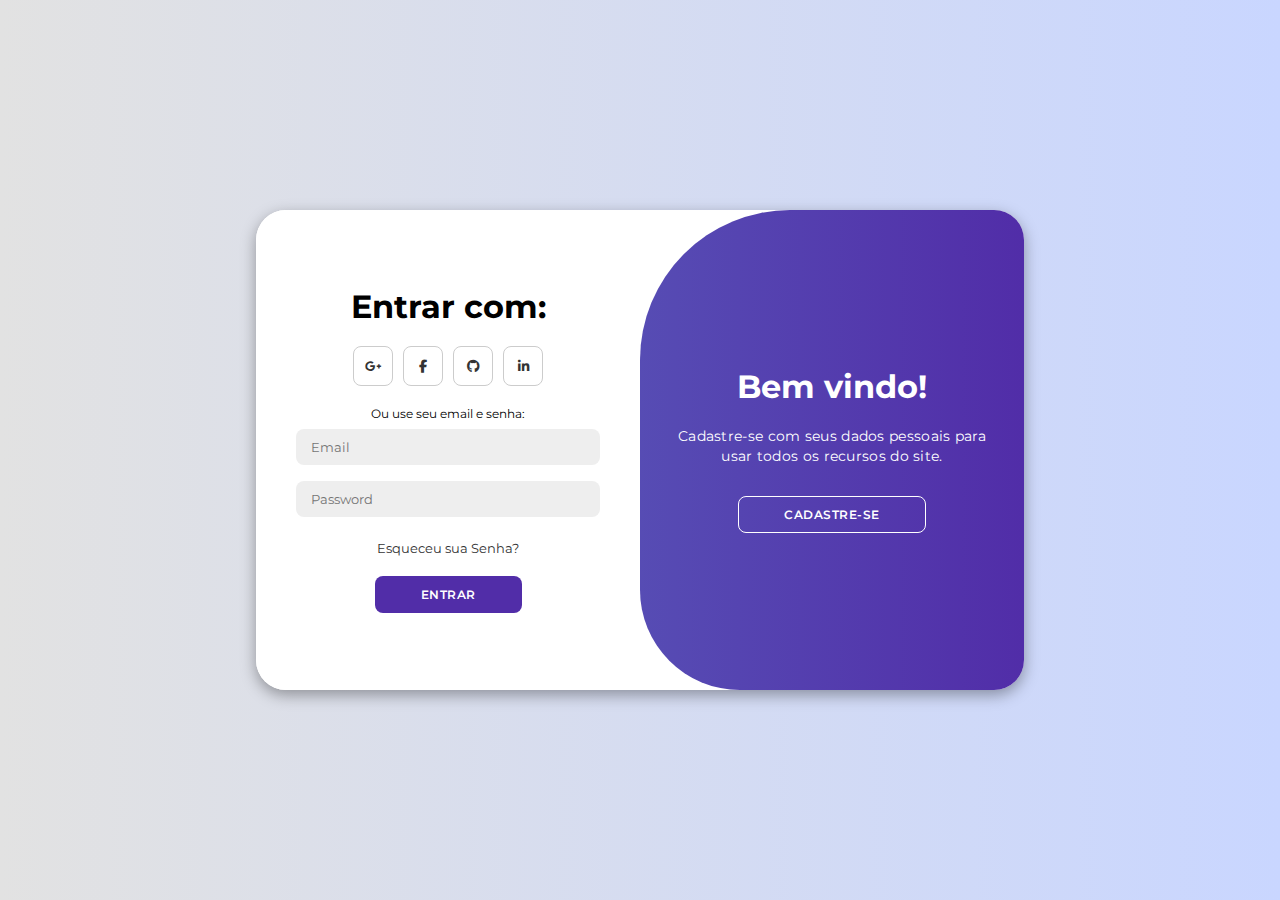
<file: index.html>
<!DOCTYPE html>
<html lang="en">
<head>
    <meta charset="UTF-8">
    <meta name="viewport" content="width=device-width, initial-scale=1.0">
    <link rel="stylesheet" href="style.css">
    <link rel="stylesheet" href="https://cdnjs.cloudflare.com/ajax/libs/font-awesome/6.6.0/css/all.min.css">
    <title>Login Page</title>
</head>
<body>

    <div class="container" id="container">
        <div class="form-container sign-up">
            <form>
                <h1>Criar Conta</h1>
                <div class="social-icons">
                    <a href="#" class="icon"><i class="fa-brands 
                    fa-google-plus-g"></i></a>
                    <a href="#" class="icon"><i class="fa-brands 
                    fa-facebook-f"></i></a>
                    <a href="#" class="icon"><i class="fa-brands 
                    fa-github"></i></a>
                    <a href="#" class="icon"><i class="fa-brands 
                    fa-linkedin-in"></i></a>
                </div>
                <span>Ou use seu email:</span>
                <input type="text" placeholder="Name">
                <input type="email" placeholder="Email">
                <input type="password" placeholder="Password">
                <button>Criar Conta</button>
            </form>
        </div>

        <div class="form-container sign-in">
            <form>
                <h1>Entrar com:</h1>
                <div class="social-icons">
                    <a href="#" class="icon"><i class="fa-brands 
                    fa-google-plus-g"></i></a>
                    <a href="#" class="icon"><i class="fa-brands 
                    fa-facebook-f"></i></a>
                    <a href="#" class="icon"><i class="fa-brands 
                    fa-github"></i></a>
                    <a href="#" class="icon"><i class="fa-brands 
                    fa-linkedin-in"></i></a>
                </div>
                <span>Ou use seu email e senha:</span>
                <input type="email" placeholder="Email">
                <input type="password" placeholder="Password">
                <a href="#">Esqueceu sua Senha?</a>
                <button>Entrar</button>
            </form>
        </div>
        <div class="toggle-container">
            <div class="toggle">
                <div class="toggle-panel toggle-left">
                    <h1>Bem vindo de volta!</h1>
                    <p>Já tem uma conta? Entrar agora.</p>
                    <button class="hidden" id="login">Entrar</button>
                </div>
                 <div class="toggle-panel toggle-right">
                    <h1>Bem vindo!</h1>
                    <p>Cadastre-se com seus dados pessoais
                       para usar todos os recursos do site.</p>
                    <button class="hidden" id="register">Cadastre-se</button>
                </div>
            </div>
        </div>
    </div>

<script src="script.js"></script>
</body>
</html>
</file>
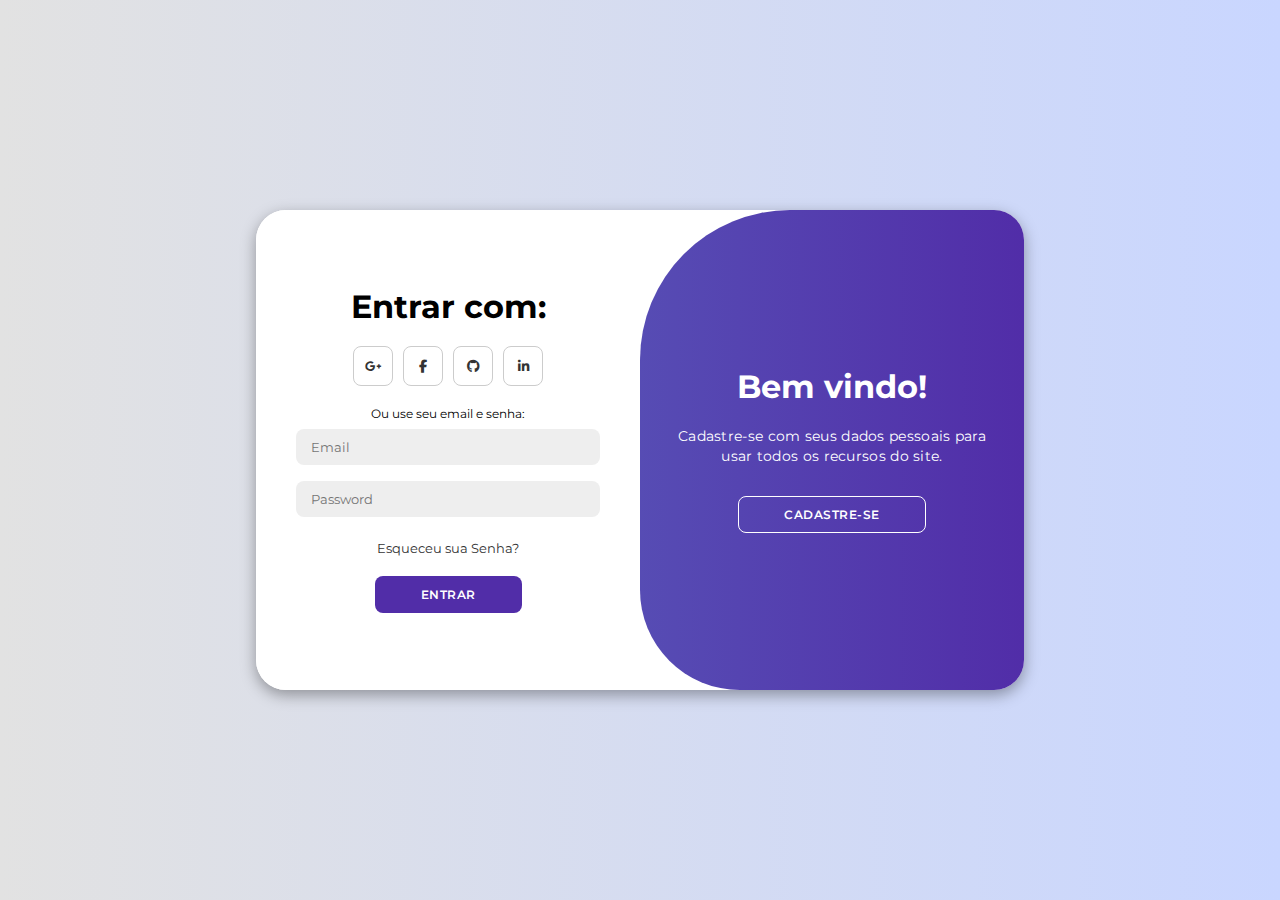
<file: views/index.html>
<!DOCTYPE html>
<html lang="en">
<head>
    <meta charset="UTF-8">
    <meta name="viewport" content="width=device-width, initial-scale=1.0">
    <link rel="stylesheet" href="style.css">
    <link rel="stylesheet" href="https://cdnjs.cloudflare.com/ajax/libs/font-awesome/6.6.0/css/all.min.css">
    <title>Login Page</title>
</head>
<body>

    <div class="container" id="container">
        <div class="form-container sign-up">
            <form>
                <h1>Criar Conta</h1>
                <div class="social-icons">
                    <a href="#" class="icon"><i class="fa-brands 
                    fa-google-plus-g"></i></a>
                    <a href="#" class="icon"><i class="fa-brands 
                    fa-facebook-f"></i></a>
                    <a href="#" class="icon"><i class="fa-brands 
                    fa-github"></i></a>
                    <a href="#" class="icon"><i class="fa-brands 
                    fa-linkedin-in"></i></a>
                </div>
                <span>Ou use seu email:</span>
                <input type="text" placeholder="Name">
                <input type="email" placeholder="Email">
                <input type="password" placeholder="Password">
                <button>Criar Conta</button>
            </form>
        </div>

        <div class="form-container sign-in">
            <form>
                <h1>Entrar com:</h1>
                <div class="social-icons">
                    <a href="#" class="icon"><i class="fa-brands 
                    fa-google-plus-g"></i></a>
                    <a href="#" class="icon"><i class="fa-brands 
                    fa-facebook-f"></i></a>
                    <a href="#" class="icon"><i class="fa-brands 
                    fa-github"></i></a>
                    <a href="#" class="icon"><i class="fa-brands 
                    fa-linkedin-in"></i></a>
                </div>
                <span>Ou use seu email e senha:</span>
                <input type="email" placeholder="Email">
                <input type="password" placeholder="Password">
                <a href="#">Esqueceu sua Senha?</a>
                <button type="button" onclick="window.location.href='/home'">Entrar</button>
            </form>
        </div>
        <div class="toggle-container">
            <div class="toggle">
                <div class="toggle-panel toggle-left">
                    <h1>Bem vindo de volta!</h1>
                    <p>Já tem uma conta? Entrar agora.</p>
                    <button type="button" onclick="window.location.href='/home'">Entrar</button>

                </div>
                 <div class="toggle-panel toggle-right">
                    <h1>Bem vindo!</h1>
                    <p>Cadastre-se com seus dados pessoais
                       para usar todos os recursos do site.</p>
                    <button class="hidden" id="register">Cadastre-se</button>
                </div>
            </div>
        </div>
    </div>

<script src="script.js"></script>
</body>
</html>
</file>
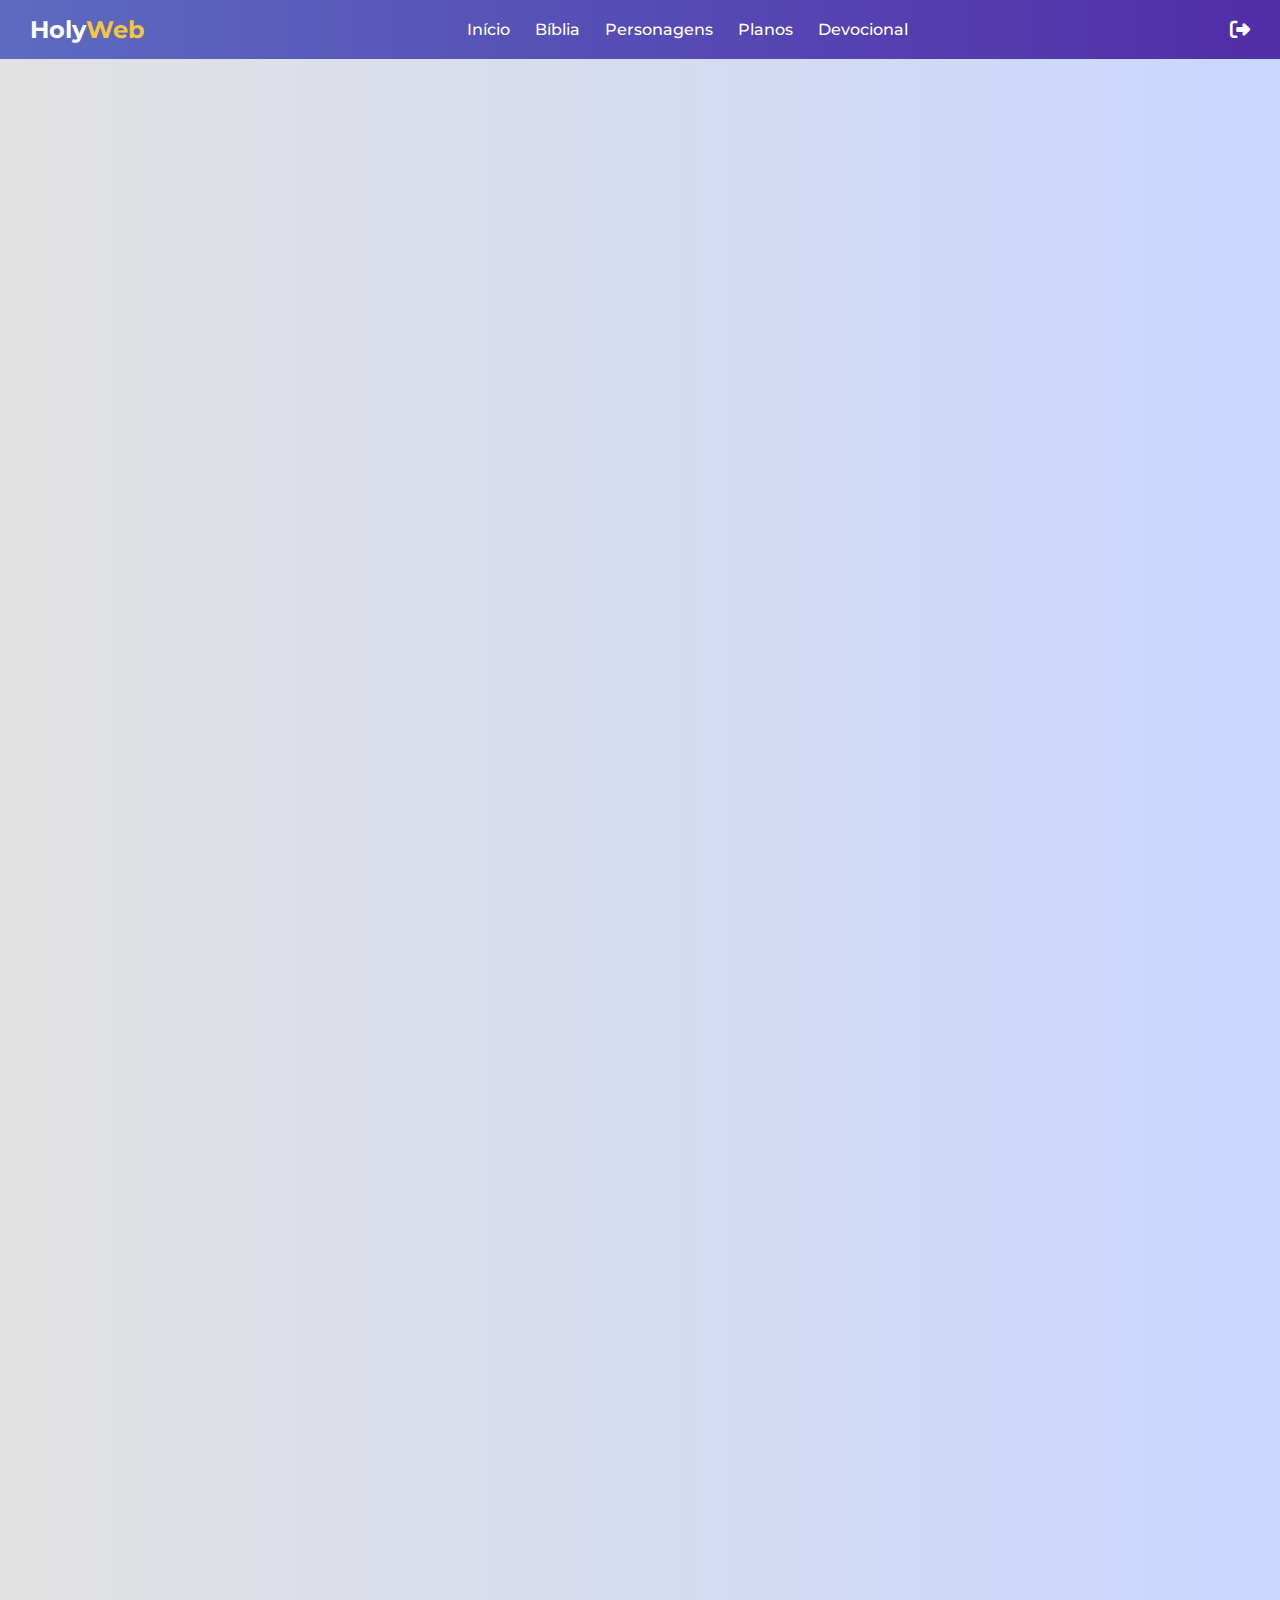
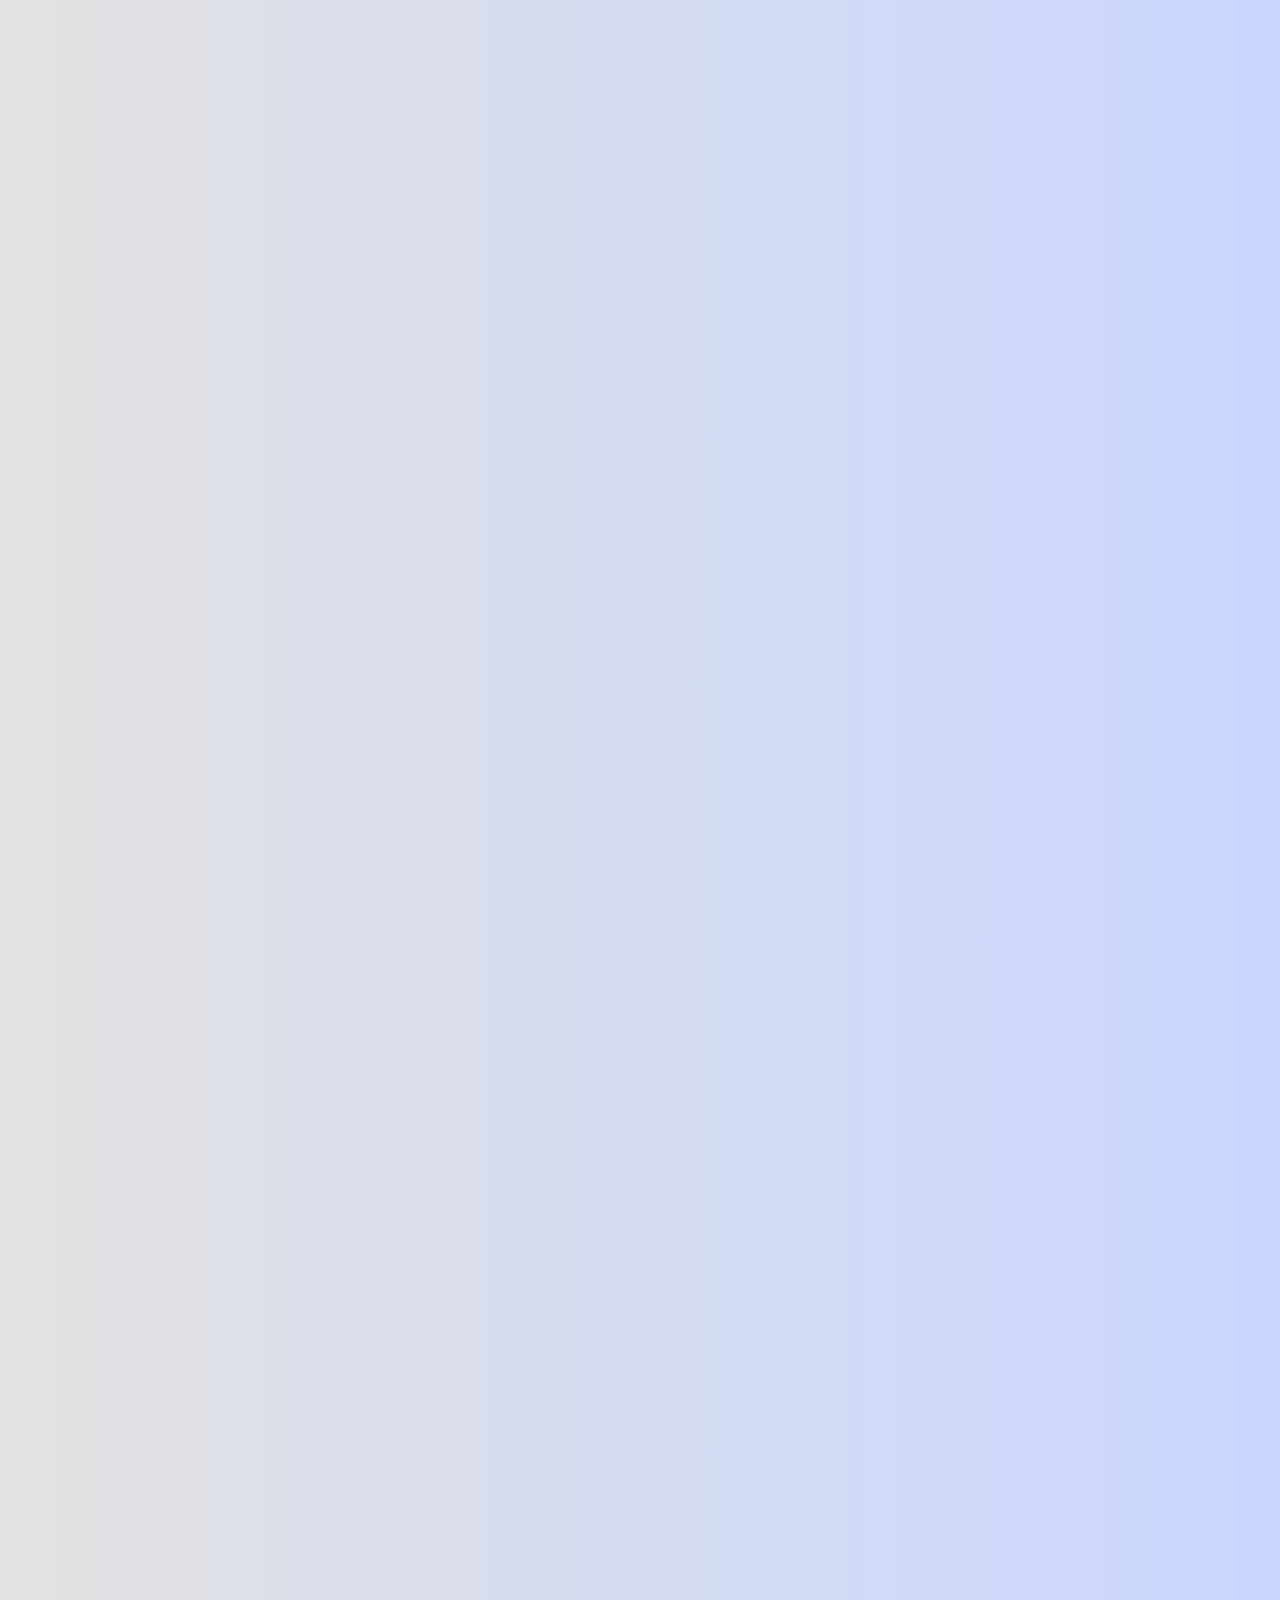
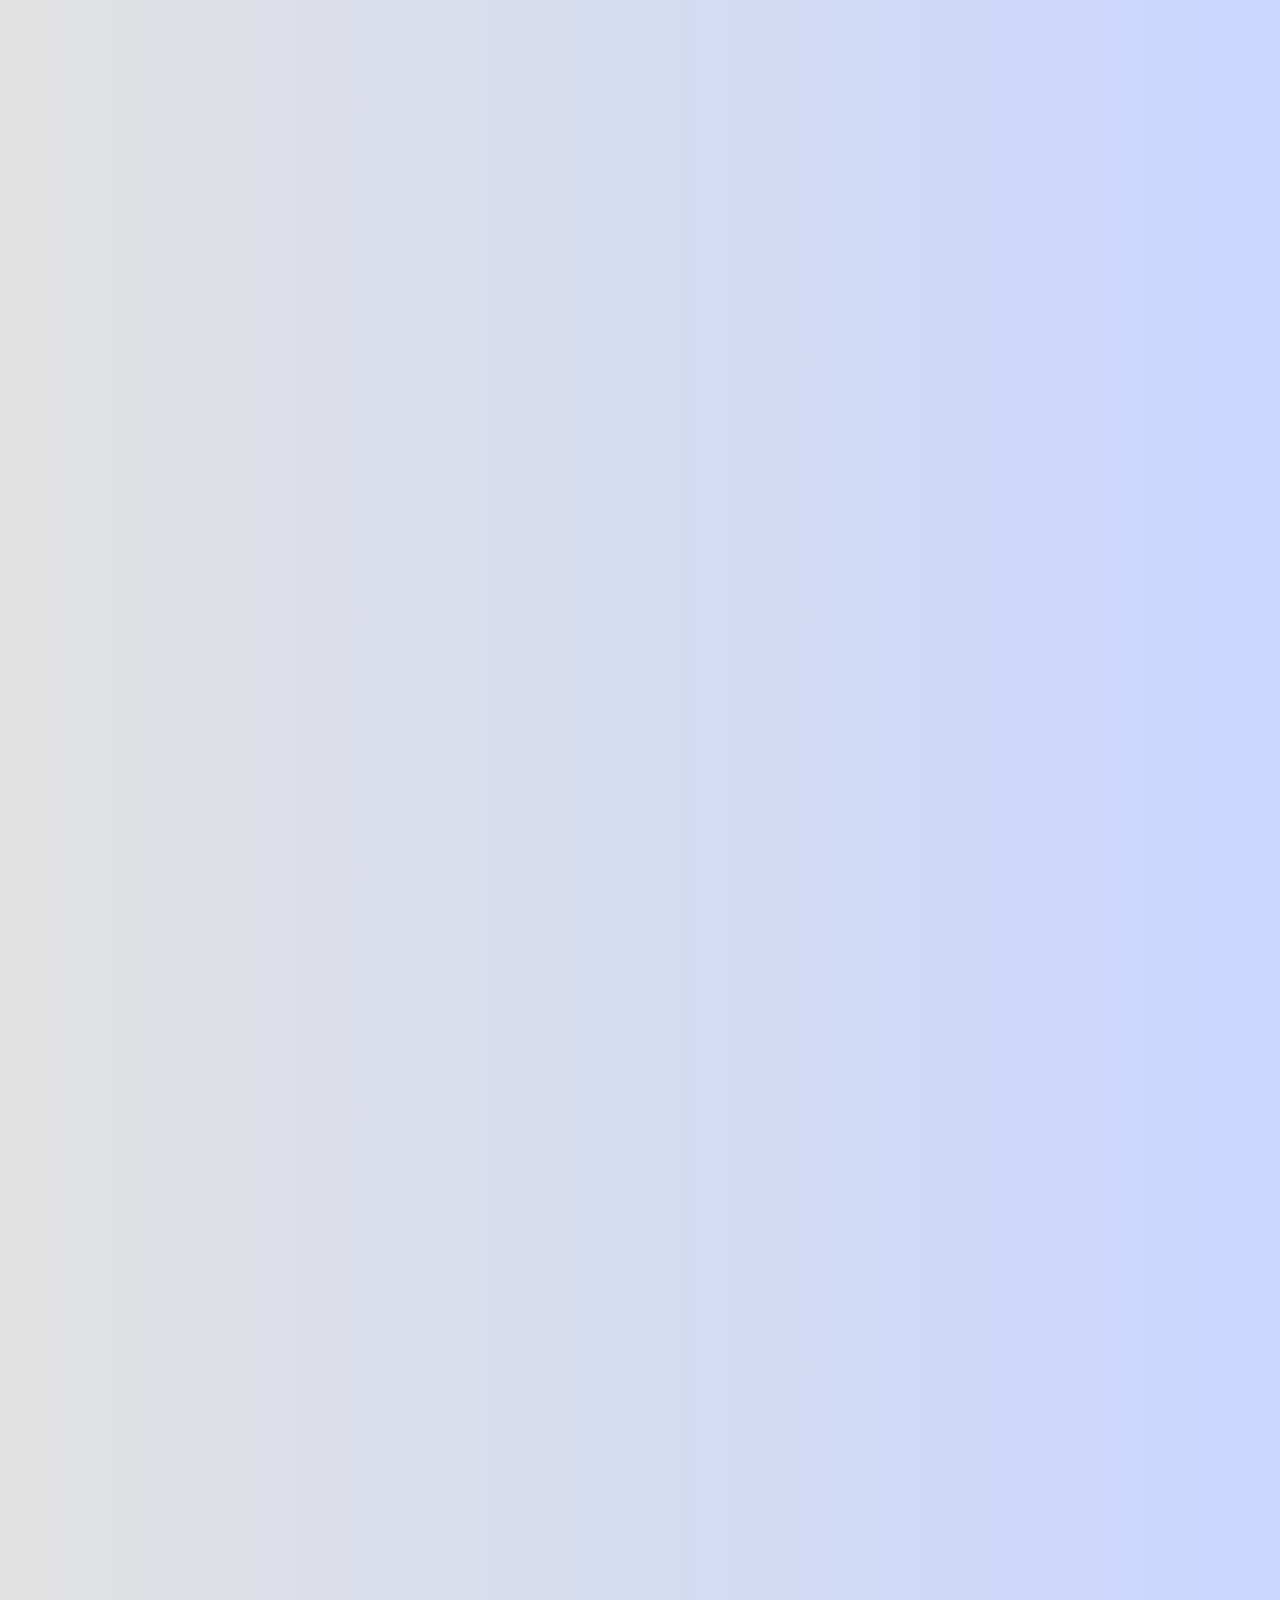
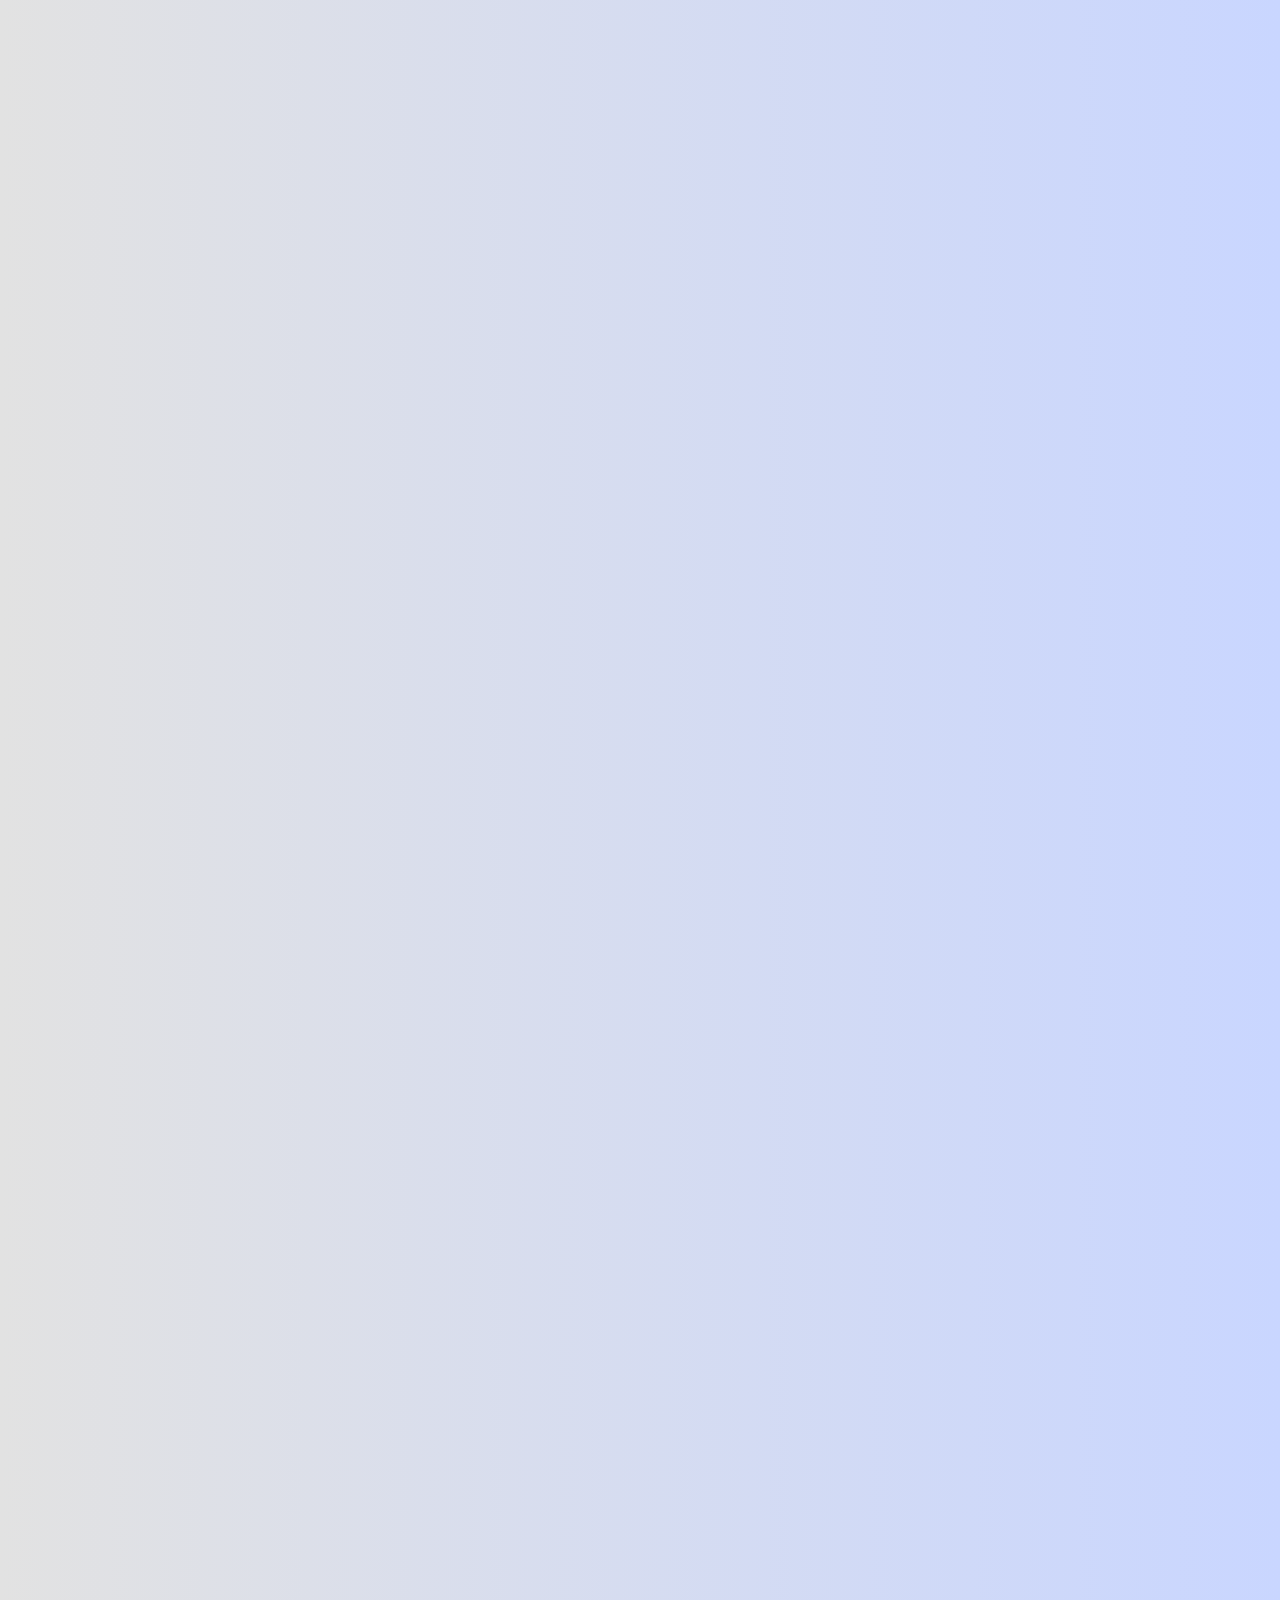
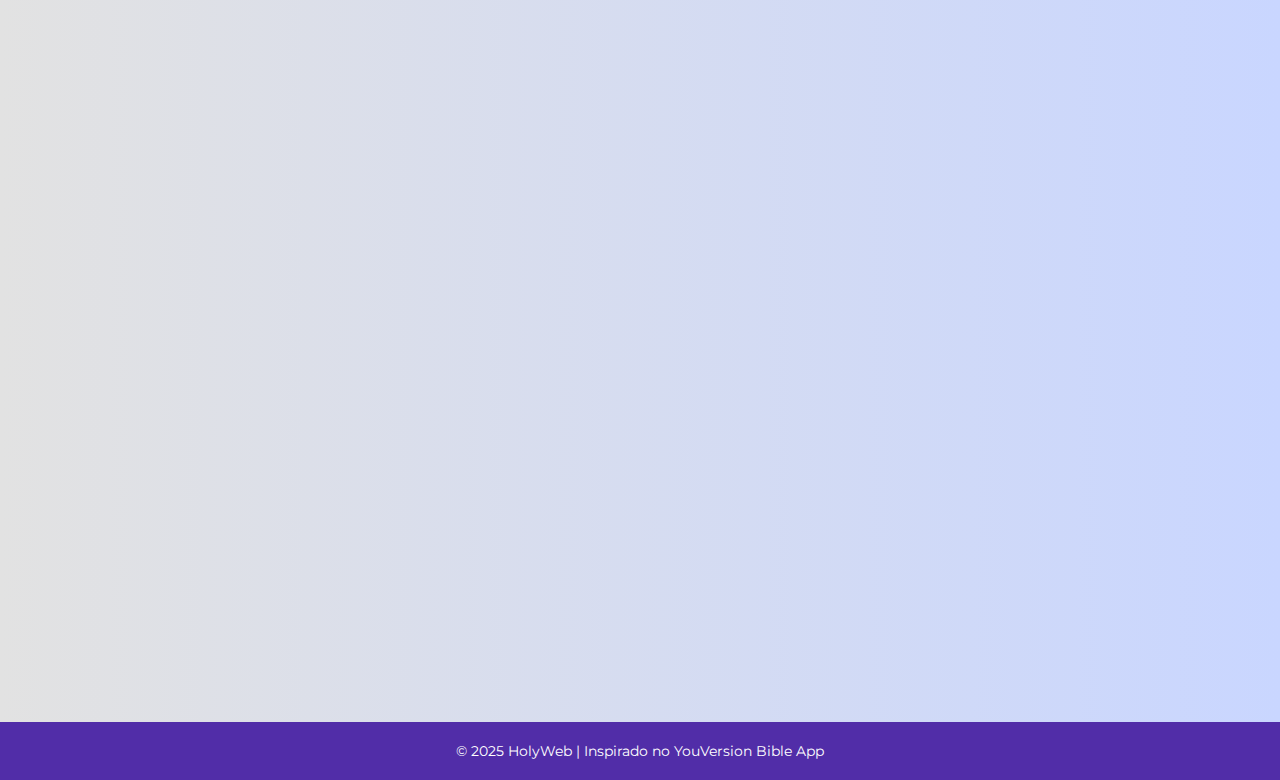
<file: home.html>
<!DOCTYPE html>
<html lang="pt-BR">
<head>
  <meta charset="UTF-8">
  <meta name="viewport" content="width=device-width, initial-scale=1.0">
  <title>Holy Web – Início</title>
  <link rel="stylesheet" href="home.css">
  <link rel="stylesheet" href="https://cdnjs.cloudflare.com/ajax/libs/font-awesome/6.6.0/css/all.min.css">
</head>
<body>

  <header class="navbar">
    <div class="logo">Holy<span>Web</span></div>

    <nav class="nav-links" id="navLinks">
      <a href="#inicio">Início</a>
      <a href="#biblia">Bíblia</a>
      <a href="#personagens">Personagens</a>
      <a href="#planos">Planos</a>
      <a href="#devocional">Devocional</a>
    </nav>

    <div class="menu-toggle" id="menuToggle">
      <i class="fa-solid fa-bars"></i>
    </div>

    <a href="index.html" class="logout"><i class="fa-solid fa-right-from-bracket"></i></a>
  </header>

<section id="inicio" class="hero fade-in">
  <div class="hero-content slide-up">
    <h1>HolyWeb</h1>
    <p>"E Conhecereis a verdade e a verdade vós libertará."</p>
    <p>João 8.32</p>
  </div>
</section>

  <section id="biblia" class="section fade-in">
    <div class="section-content slide-up">
      <i class="fa-solid fa-book-bible icon"></i>
      <h2>Bíblia</h2>
      <p>Leia e medite nas Escrituras.</p>
      <a href="https://www.bible.com" target="_blank" class="btn">Ler a Bíblia</a>

    </div>
  </section>

  <section id="personagens" class="section fade-in alt">
    <div class="section-content slide-up">
      <i class="fa-solid fa-crown icon"></i>
      <h2>Personagens Bíblicos</h2>
      <p>Conheça os heróis da fé e aprenda com suas histórias e desafios.</p>

       <div class="personagens-container">
    <div class="personagem-card">
      <img src="personagens/perso_img/download (8).jfif" alt="Jesus">
      <h3>Jesus</h3>
      <p>O Messias prometido.</p>
    </div>

    <div class="personagem-card">
      <img src="personagens/perso_img/Moisés abrindo o mar vermelho.jfif" alt="Moisés">
      <h3>Moisés</h3>
      <p>O libertador do povo de Israel</p>
    </div>

    <div class="personagem-card">
      <img src="personagens/perso_img/Abraao.jfif" alt="Abraao">
      <h3>Abraão</h3>
      <p>O pai das nações.</p>
    </div>

    <div class="personagem-card">
      <img src="personagens/perso_img/St_ Paul Writing His Epistles, 17th century, oil on canvas probably by Valentin de Boulogne (Wikimedia).jfif" alt="Paulo">
      <h3>Paulo</h3>
      <p>O apóstolo das nações</p>

    </div>

    </div>
  </section>

  <section id="planos" class="section fade-in">
    <div class="section-content slide-up">
      <i class="fa-solid fa-calendar-check icon"></i>
      <h2>Planos de Leitura</h2>
      <p>Crie planos de leitura e siga uma rotina de crescimento espiritual diária.</p>
    </div>
  </section>

  <section id="devocional" class="section fade-in alt">
    <div class="section-content slide-up">
      <i class="fa-solid fa-hands-praying icon"></i>
      <h2>Devocional Diário</h2>
      <p>Encontre momentos de paz e oração. Reflita e fortaleça sua comunhão com Deus.</p>
    </div>
  </section>

  <footer>
    <p>© 2025 HolyWeb | Inspirado no YouVersion Bible App</p>
  </footer>

  <script src="home.js"></script>
</body>
</html>
</file>
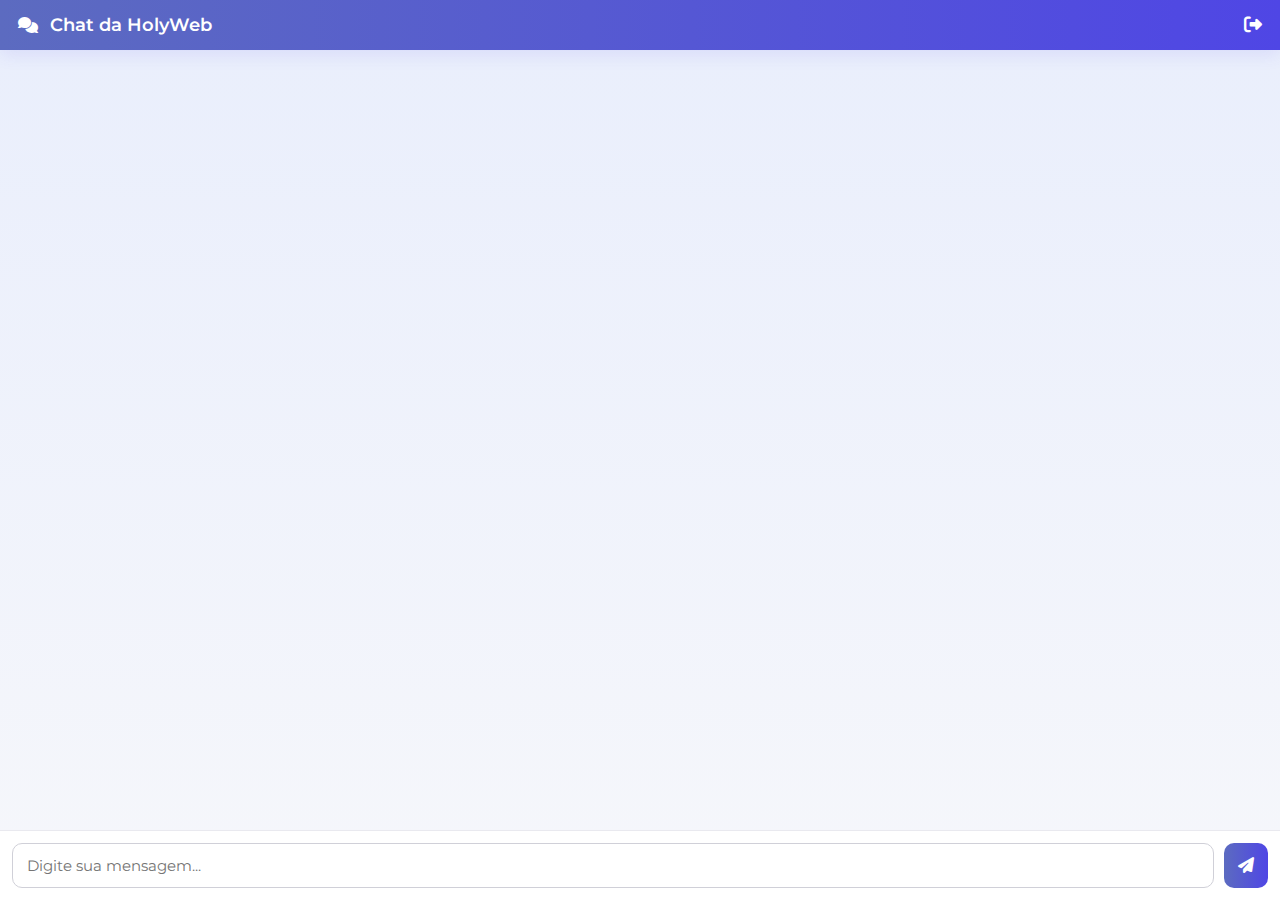
<file: views/chat.html>
<!DOCTYPE html>
<html lang="pt-BR">
<head>
  <meta charset="utf-8" />
  <meta name="viewport" content="width=device-width, initial-scale=1" />
  <title>HolyWeb - Chat</title>

  <!-- Ícones -->
  <link rel="stylesheet"
        href="https://cdnjs.cloudflare.com/ajax/libs/font-awesome/6.6.0/css/all.min.css">

  <link rel="stylesheet" href="chat.css">
</head>
<body>

  <header class="chat-header">
    <div class="chat-head-left">
      <i class="fa-solid fa-comments"></i>
      <span class="chat-title">Chat da HolyWeb</span>
    </div>

    <div class="chat-head-right">
      <a href="home.html" class="logout_chat" title="Voltar"><i class="fa-solid fa-right-from-bracket"></i></a>
    </div>
  </header>

  <main id="chat-box" class="chat-box" aria-live="polite" role="log">

  </main>


  <footer class="chat-input-area">
    <input type="text" id="chat-input" placeholder="Digite sua mensagem..." autocomplete="off" />
    <button id="btn-chat" aria-label="Enviar"><i class="fa-solid fa-paper-plane"></i></button>
  </footer>

  <script src="chat.js"></script>
</body>
</html>
</file>
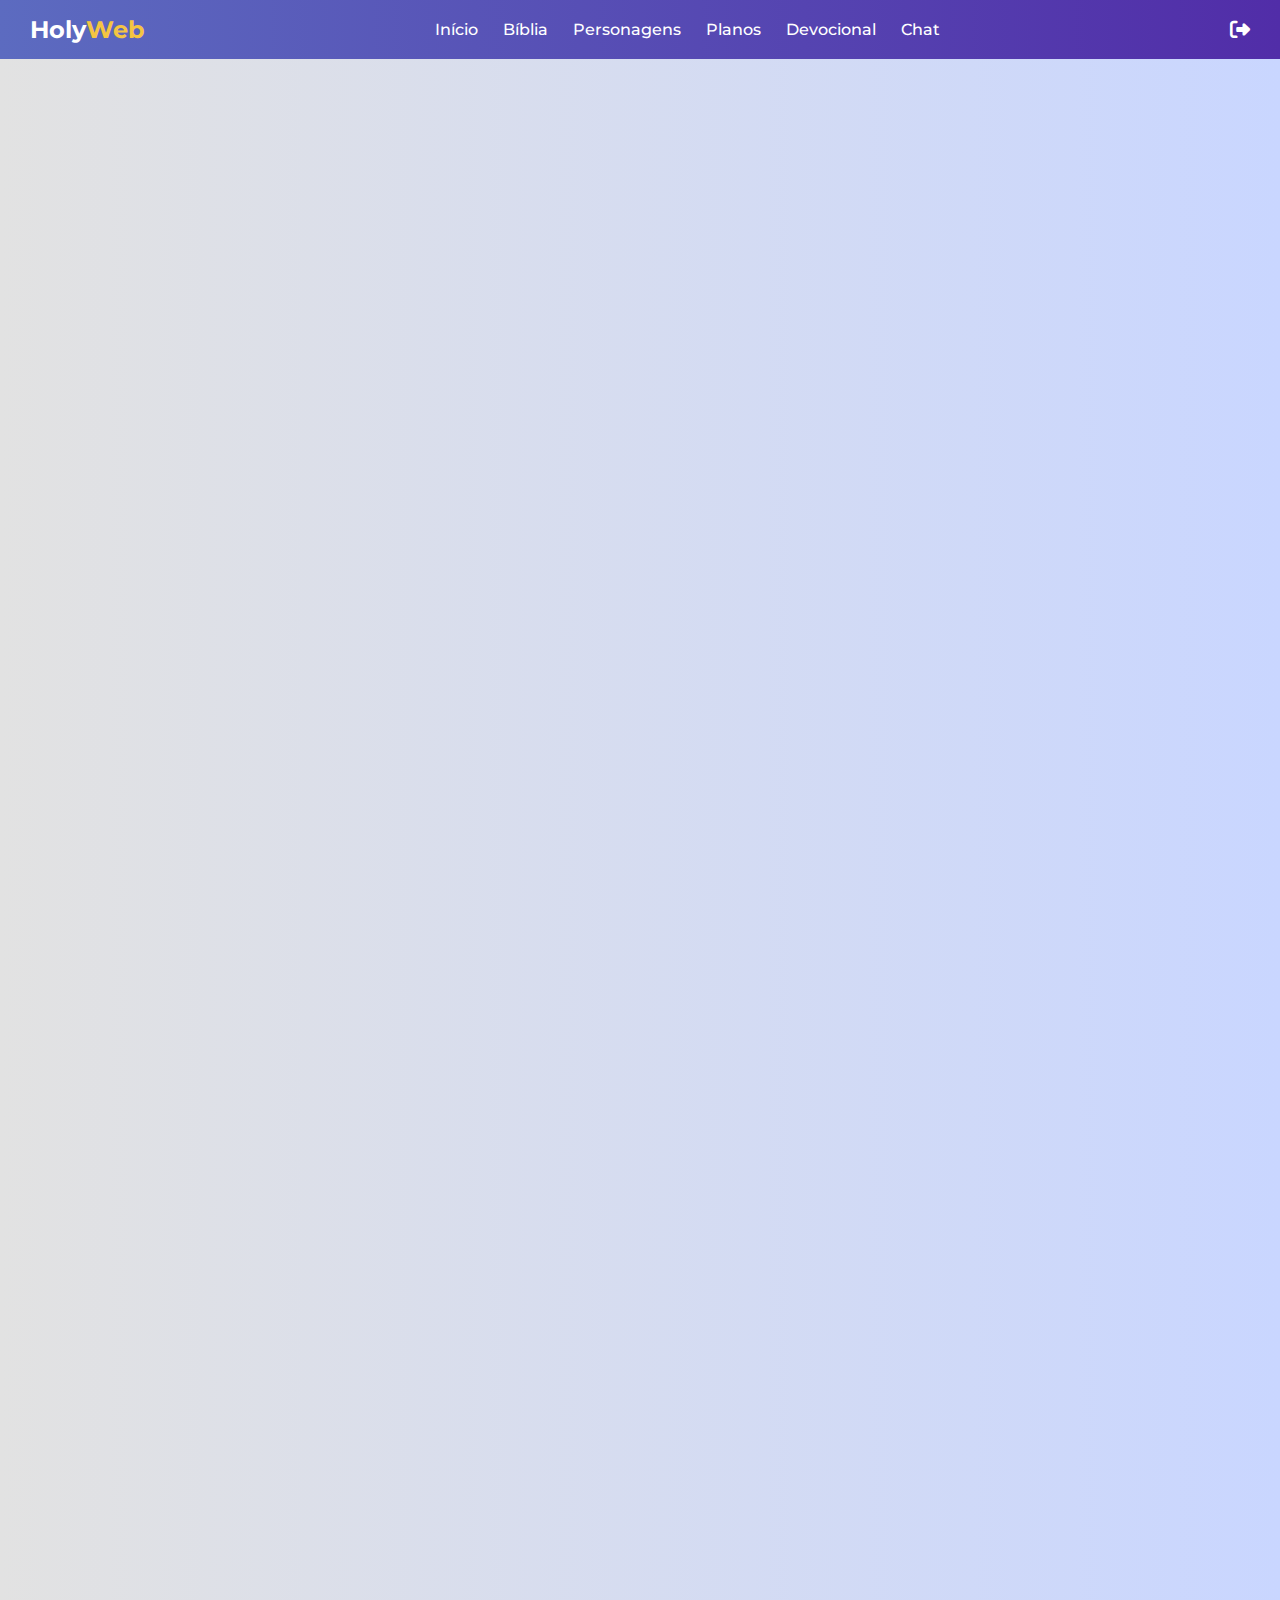
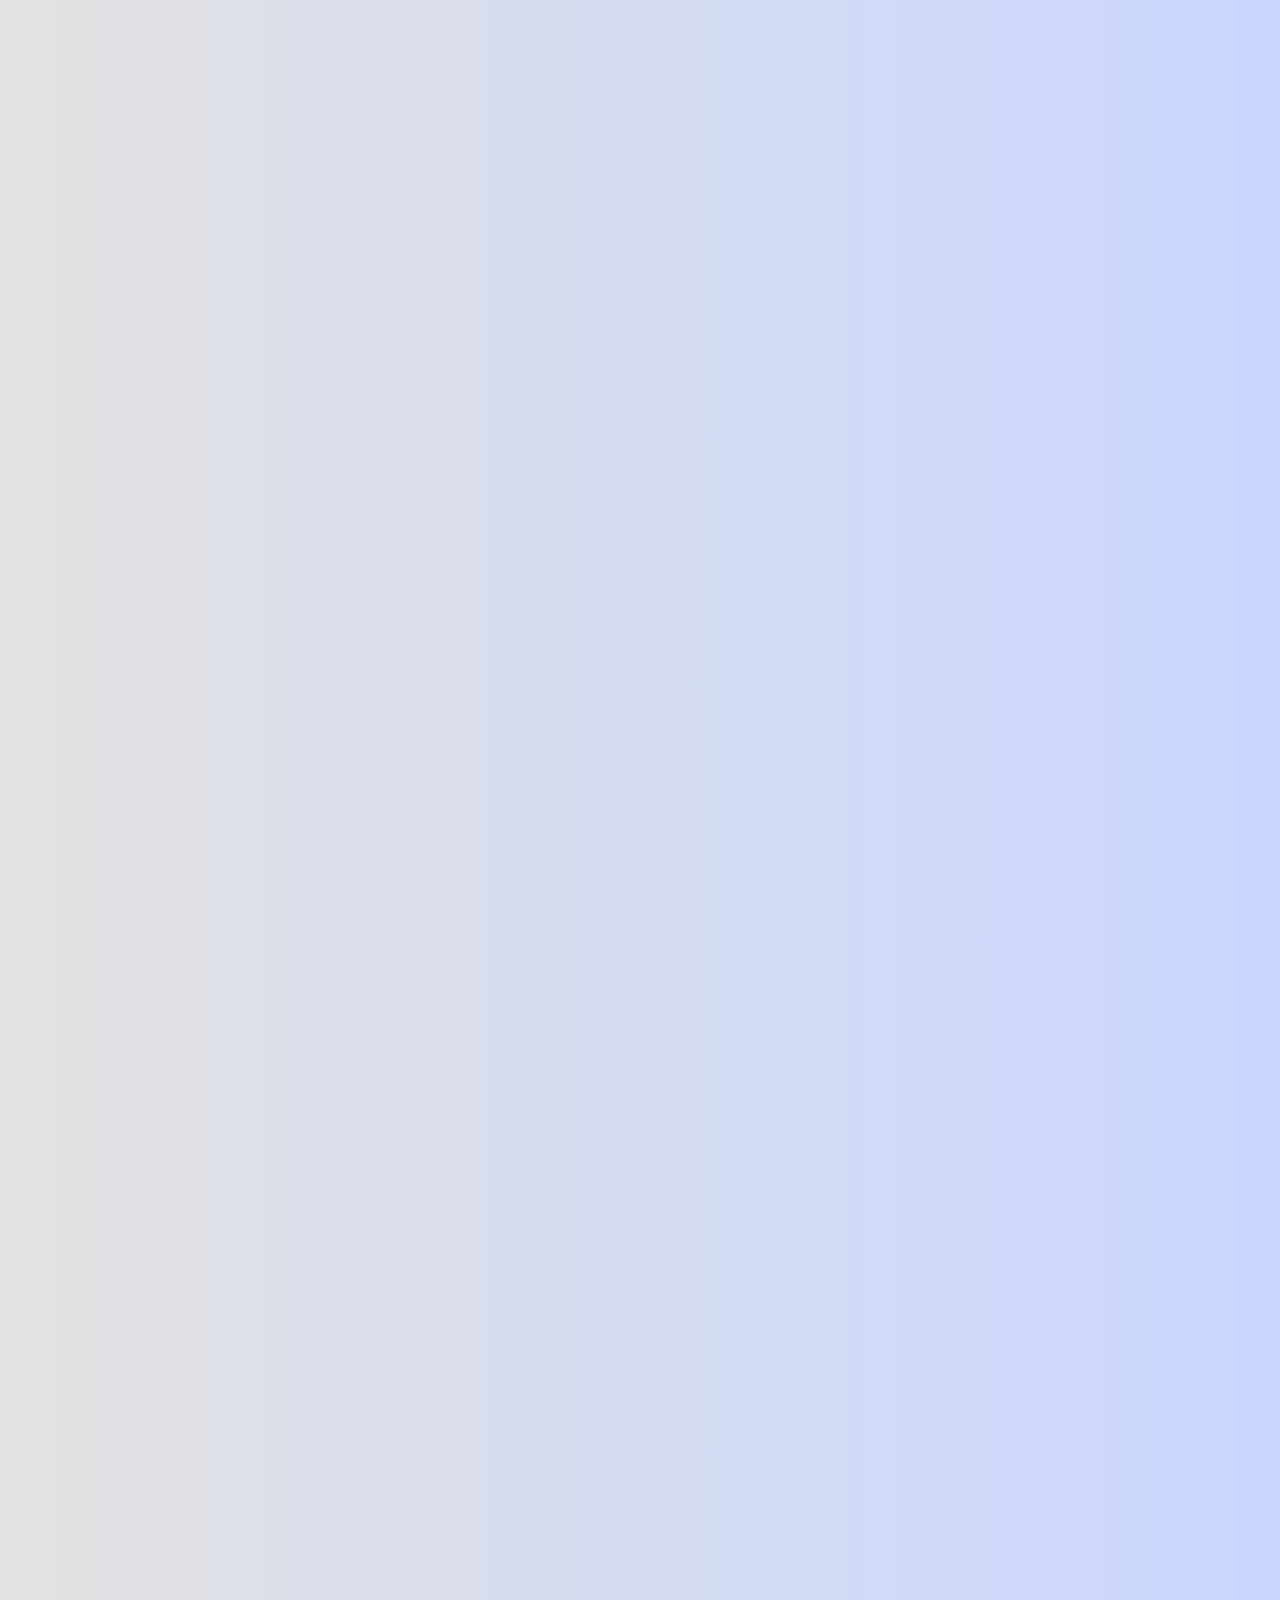
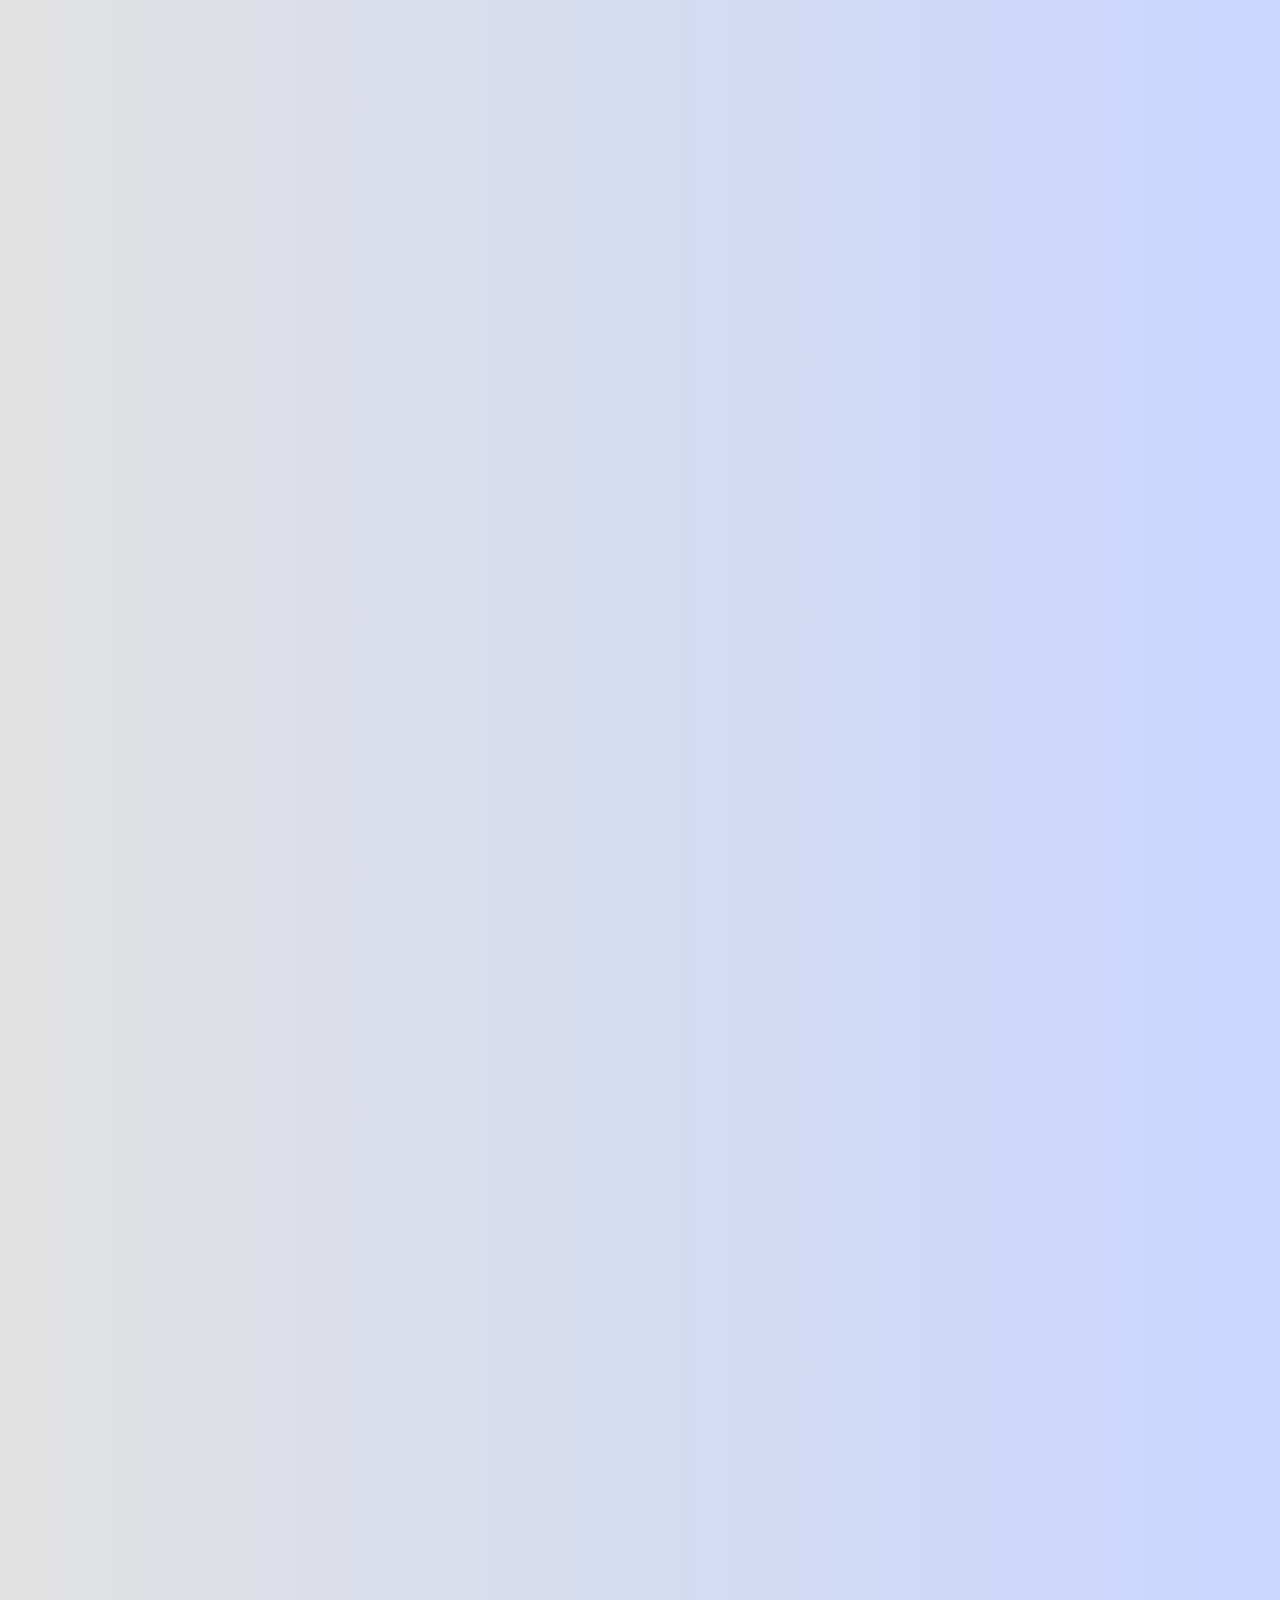
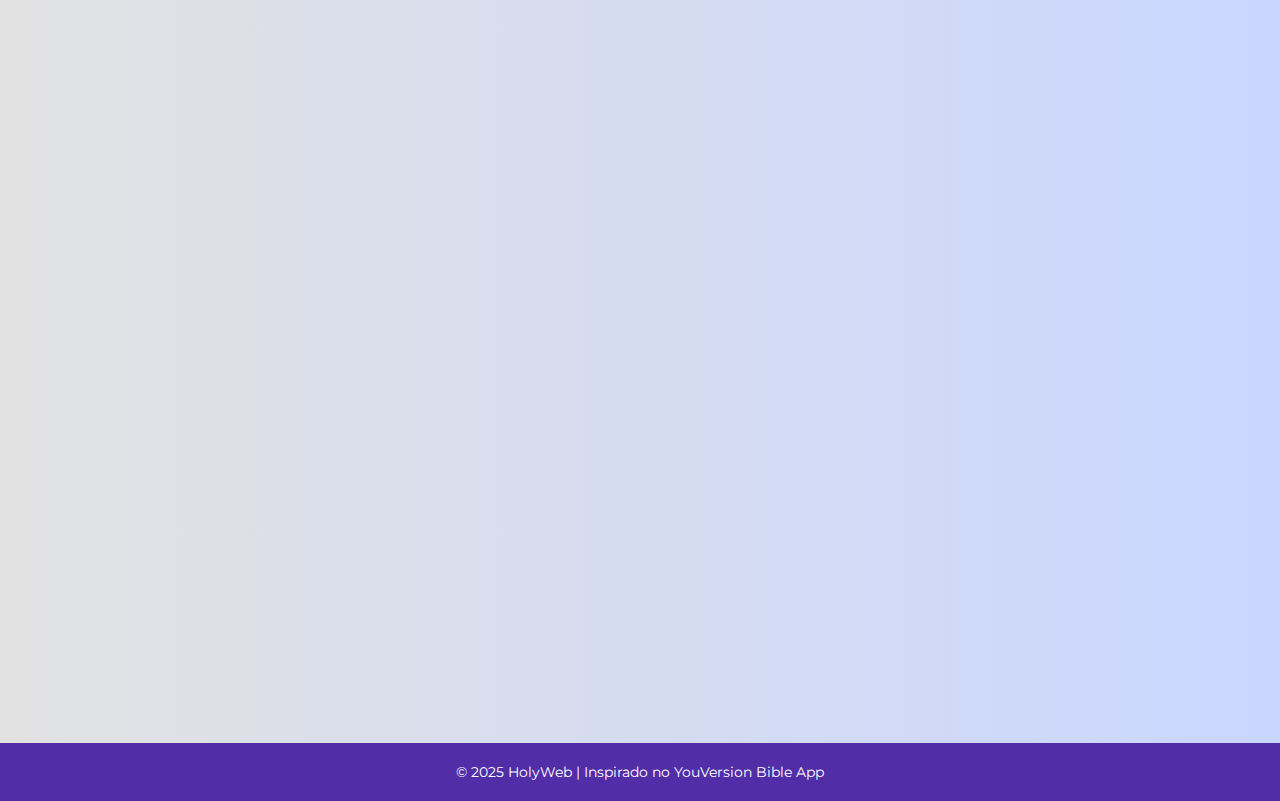
<file: views/home.html>
<!DOCTYPE html>
<html lang="pt-BR">
<head>
  <meta charset="UTF-8">
  <meta name="viewport" content="width=device-width, initial-scale=1.0">
  <title>Holy Web – Início</title>
  <link rel="stylesheet" href="home.css">
  <link rel="stylesheet" href="https://cdnjs.cloudflare.com/ajax/libs/font-awesome/6.6.0/css/all.min.css">

</head>
<body>

  <header class="navbar">
    <div class="logo">Holy<span>Web</span></div>

    <nav class="nav-links" id="navLinks">
      <a href="#inicio">Início</a>
      <a href="#biblia">Bíblia</a>
      <a href="#personagens">Personagens</a>
      <a href="#planos">Planos</a>
      <a href="#devocional">Devocional</a>
      <a href="#chat">Chat</a>
    </nav>

    <div class="menu-toggle" id="menuToggle">
      <i class="fa-solid fa-bars"></i>
    </div>

    <a href="index.html" class="logout"><i class="fa-solid fa-right-from-bracket"></i></a>
  </header>


<section id="inicio" class="hero fade-in">
  <div class="hero-content slide-up">
    <h1>HolyWeb</h1>
    <p>"E Conhecereis a verdade e a verdade vós libertará."</p>
    <p>João 8.32</p>
  </div>
</section>

<section id="biblia" class="section fade-in">
  <div class="section-content slide-up">
    <i class="fa-solid fa-book-bible icon"></i>
    <h2>Bíblia</h2>
    <p>Leia e medite nas Escrituras.</p>
    <a href="https://www.bible.com" target="_blank" class="btn">Ler a Bíblia</a>
  </div>
</section>

<section id="personagens" class="section fade-in alt">
  <div class="section-content slide-up">
    <i class="fa-solid fa-crown icon"></i>
    <h2>Personagens Bíblicos</h2>
    <p>Conheça os heróis da fé e aprenda com suas histórias e desafios.</p>

    <div class="personagens-container">

      <div class="personagem-card">
        <img src="personagens/perso_img/download (8).jfif" alt="Jesus">
        <h3>Jesus</h3>
        <p>O Messias prometido.</p>
      </div>

      <div class="personagem-card">
        <img src="personagens/perso_img/Moisés abrindo o mar vermelho.jfif" alt="Moisés">
        <h3>Moisés</h3>
        <p>O libertador do povo de Israel</p>
      </div>

      <div class="personagem-card">
        <img src="personagens/perso_img/Abraao.jfif" alt="Abraao">
        <h3>Abraão</h3>
        <p>O pai das nações.</p>
      </div>

      <div class="personagem-card">
        <img src="personagens/perso_img/St_ Paul Writing His Epistles, 17th century, oil on canvas probably by Valentin de Boulogne (Wikimedia).jfif" alt="Paulo">
        <h3>Paulo</h3>
        <p>O apóstolo das nações</p>
      </div>

    </div>
  </div>
</section>

<section id="planos" class="section fade-in">
  <div class="section-content slide-up">
    <i class="fa-solid fa-calendar-check icon"></i>
    <h2>Planos de Leitura</h2>
    <p>Crie planos de leitura e siga uma rotina para sempre estar aprendendo.</p>
  </div>
</section>

<section id="devocional" class="section fade-in alt">
  <div class="section-content slide-up">
    <i class="fa-solid fa-hands-praying icon"></i>
    <h2>Devocional Diário</h2>
    <p>Encontre momentos de paz e oração. Reflita e fortaleça sua comunhão com Deus.</p>
  </div>
</section>

<section id="chat" class="section fade-in alt">
  <div class="section-content slide-up">
    <i class="fa-solid fa-hands-praying icon"></i>
    <h2>Chat</h2>
    <p>Compartilhe as suas reflexções!.</p>

    <a href="chat.html" class="btn">Chat</a>

  </div>
</section>

<footer>
  <p>© 2025 HolyWeb | Inspirado no YouVersion Bible App</p>
</footer>

<script src="home.js"></script>
</body>
</html>
</file>
<file: style.css>
@import url('https://fonts.googleapis.com/css2?family=Montserrat:wght@300;400;500;600;700&display=swap');

*{
    margin: 0;
    padding: 0;
    box-sizing: border-box;
    font-family: 'Montserrat', sans-serif;
}

body{
    background-color: #c9d6ff;
    background: linear-gradient(to right, #e2e2e2, #c9d6ff);
    display: flex;
    align-items: center;
    justify-content: center;
    flex-direction: column;
    height: 100vh;
}

.container{
    background-color: #fff;
    border-radius: 30px;
    box-shadow: 0 5px 15px rgba(0, 0, 0, 0.35);
    position: relative;
    overflow: hidden;
    width: 768px;
    max-width: 100%;
    min-height: 480px;
}

.container p{
    font-size: 14px;
    line-height: 20px;
    letter-spacing: 0.3px;
    margin: 20px 0;
}

.container span{
    font-size: 12px;
}

.container a{
    color: #333;
    font-size: 13px;
    text-decoration: none;
    margin: 15px 0 10px;
}

.container button{
    background-color: #512da8;
    color: #fff;
    font-size: 12px;
    padding: 10px 45px;
    border: 1px solid transparent;
    border-radius: 8px;
    font-weight: 600;
    letter-spacing: 0.5px;
    text-transform: uppercase;
    margin-top: 10px;
    cursor: pointer;
}

.container button.hidden{
    background-color: transparent;
    border-color: #fff;
}

.container form{
    background-color: #fff;
    display: flex;
    align-items: center;
    justify-content: center;
    flex-direction: column;
    padding: 0 40px;
    height: 100%;
}

.container input{
    background-color: #eee;
    border: none;
    margin: 8px 0;
    padding: 10px 15px;
    font-size: 13px;
    border-radius: 8px;
    width: 100%;
    outline: none;
}

.form-container{
    position: absolute;
    top: 0;
    height: 100%;
    transition: all 0.6s ease-in-out;
}

.sign-in{
    left: 0;
    width: 50%;
    z-index: 2;
}

.container.active .sign-in{
    transform: translateX(100%);
}

.sign-up{
    left: 0;
    width: 50%;
    opacity: 0;
    z-index: 1;
}

.container.active .sign-up{
    transform: translateX(100%);
    opacity: 1;
    z-index: 5;
    animation: move 0.6s;
}

@keyframes move{
    0%, 49.99%{
        opacity: 0;
        z-index: 1;
    }
    50%, 100%{
        opacity: 1;
        z-index: 5;
    }
}

.social-icons{
    margin: 20px 0;
}

.social-icons a{
    border: 1px solid #ccc;
    border-radius: 20%;
    display: inline-flex;
    justify-content: center;
    align-items: center;
    margin: 0 3px;
    width: 40px;
    height: 40px;
}

.toggle-container{
    position: absolute;
    top: 0;
    left: 50%;
    width: 50%;
    height: 100%;
    overflow: hidden;
    transition: all 0.6s ease-in-out;
    border-radius: 150px 0 0 100px;
    z-index: 1000;
}

.container.active .toggle-container{
    transform: translateX(-100%);
    border-radius: 0 150px 100px 0;
}

.toggle{
    background-color: #512da8;
    height: 100%;
    background: linear-gradient(to right, #5c6bc0, #512da8);
    color: #fff;
    position: relative;
    left: -100%;
    height: 100%;
    width: 200%;
    transform: translateX(0);
    transition: all 0.6s ease-in-out;
}

.container.active .toggle{
    transform: translateX(50%);
}

.toggle-panel{
    position: absolute;
    width: 50%;
    height: 100%;
    display: flex;
    align-items: center;
    justify-content: center;
    flex-direction: column;
    padding: 0 30px;
    text-align: center;
    top: 0;
    transform: translateX(0);
    transition: all 0.6s ease-in-out;
}

.toggle-left{
    transform: translateX(-200%);
}

.container.active .toggle-left{
    transform: translateX(0);
}

.toggle-right{
    right: 0;
    transform: translateX(0);
}

.container.active .toggle-right{
    transform: translateX(200%);
}
</file>
<file: views/style.css>
@import url('https://fonts.googleapis.com/css2?family=Montserrat:wght@300;400;500;600;700&display=swap');

*{
    margin: 0;
    padding: 0;
    box-sizing: border-box;
    font-family: 'Montserrat', sans-serif;
}

body{
    background-color: #c9d6ff;
    background: linear-gradient(to right, #e2e2e2, #c9d6ff);
    display: flex;
    align-items: center;
    justify-content: center;
    flex-direction: column;
    height: 100vh;
}

.container{
    background-color: #fff;
    border-radius: 30px;
    box-shadow: 0 5px 15px rgba(0, 0, 0, 0.35);
    position: relative;
    overflow: hidden;
    width: 768px;
    max-width: 100%;
    min-height: 480px;
}

.container p{
    font-size: 14px;
    line-height: 20px;
    letter-spacing: 0.3px;
    margin: 20px 0;
}

.container span{
    font-size: 12px;
}

.container a{
    color: #333;
    font-size: 13px;
    text-decoration: none;
    margin: 15px 0 10px;
}

.container button{
    background-color: #512da8;
    color: #fff;
    font-size: 12px;
    padding: 10px 45px;
    border: 1px solid transparent;
    border-radius: 8px;
    font-weight: 600;
    letter-spacing: 0.5px;
    text-transform: uppercase;
    margin-top: 10px;
    cursor: pointer;
}

.container button.hidden{
    background-color: transparent;
    border-color: #fff;
}

.container form{
    background-color: #fff;
    display: flex;
    align-items: center;
    justify-content: center;
    flex-direction: column;
    padding: 0 40px;
    height: 100%;
}

.container input{
    background-color: #eee;
    border: none;
    margin: 8px 0;
    padding: 10px 15px;
    font-size: 13px;
    border-radius: 8px;
    width: 100%;
    outline: none;
}

.form-container{
    position: absolute;
    top: 0;
    height: 100%;
    transition: all 0.6s ease-in-out;
}

.sign-in{
    left: 0;
    width: 50%;
    z-index: 2;
}

.container.active .sign-in{
    transform: translateX(100%);
}

.sign-up{
    left: 0;
    width: 50%;
    opacity: 0;
    z-index: 1;
}

.container.active .sign-up{
    transform: translateX(100%);
    opacity: 1;
    z-index: 5;
    animation: move 0.6s;
}

@keyframes move{
    0%, 49.99%{
        opacity: 0;
        z-index: 1;
    }
    50%, 100%{
        opacity: 1;
        z-index: 5;
    }
}

.social-icons{
    margin: 20px 0;
}

.social-icons a{
    border: 1px solid #ccc;
    border-radius: 20%;
    display: inline-flex;
    justify-content: center;
    align-items: center;
    margin: 0 3px;
    width: 40px;
    height: 40px;
}

.toggle-container{
    position: absolute;
    top: 0;
    left: 50%;
    width: 50%;
    height: 100%;
    overflow: hidden;
    transition: all 0.6s ease-in-out;
    border-radius: 150px 0 0 100px;
    z-index: 1000;
}

.container.active .toggle-container{
    transform: translateX(-100%);
    border-radius: 0 150px 100px 0;
}

.toggle{
    background-color: #512da8;
    height: 100%;
    background: linear-gradient(to right, #5c6bc0, #512da8);
    color: #fff;
    position: relative;
    left: -100%;
    height: 100%;
    width: 200%;
    transform: translateX(0);
    transition: all 0.6s ease-in-out;
}

.container.active .toggle{
    transform: translateX(50%);
}

.toggle-panel{
    position: absolute;
    width: 50%;
    height: 100%;
    display: flex;
    align-items: center;
    justify-content: center;
    flex-direction: column;
    padding: 0 30px;
    text-align: center;
    top: 0;
    transform: translateX(0);
    transition: all 0.6s ease-in-out;
}

.toggle-left{
    transform: translateX(-200%);
}

.container.active .toggle-left{
    transform: translateX(0);
}

.toggle-right{
    right: 0;
    transform: translateX(0);
}

.container.active .toggle-right{
    transform: translateX(200%);
}
</file>
<file: home.css>
@import url('https://fonts.googleapis.com/css2?family=Montserrat:wght@300;400;500;600;700&display=swap');

* {
  margin: 0;
  padding: 0;
  box-sizing: border-box;
  font-family: 'Montserrat', sans-serif;
  scroll-behavior: smooth;
}

body {
  background: linear-gradient(to right, #e2e2e2, #c9d6ff);
  color: #333;
  overflow-x: hidden;
}

.navbar {
  width: 100%;
  padding: 15px 30px;
  display: flex;
  justify-content: space-between;
  align-items: center;
  background: linear-gradient(to right, #5c6bc0, #512da8);
  color: #fff;
  position: fixed;
  top: 0;
  z-index: 100;
}

.logo {
  font-size: 24px;
  font-weight: 700;
}

.logo span {
  color: #f4c542;
}

.logout {
  color: #fff;
  font-size: 20px;
  text-decoration: none;
}

.nav-links {
  display: flex;
  gap: 25px;
}

.nav-links a {
  color: #fff;
  text-decoration: none;
  font-weight: 500;
  transition: color 0.3s;
}

.nav-links a:hover {
  color: #f4c542;
}

.menu-toggle {
  display: none;
  cursor: pointer;
  font-size: 22px;
}

@media (max-width: 850px) {
  .nav-links {
    position: absolute;
    top: 70px;
    left: 0;
    width: 100%;
    background: #512da8;
    flex-direction: column;
    align-items: center;
    display: none;
  }

  .nav-links.active {
    display: flex;
    animation: fadeIn 0.3s ease;
  }

  .menu-toggle {
    display: block;
  }

  .logout {
    display: none;
  }
}

.hero {
  width: 100%;
  height: 100vh;
  background: url(img/Apostles.jfif) center/cover no-repeat;
  display: flex;
  align-items: center;
  justify-content: center;
  text-align: center;
  color: #fff;
  padding: 0 20px;
  position: relative;
}

/* Opcional: se quiser um filtro por cima pra o texto ficar mais visível */
.hero::before {
  content: "";
  position: absolute;
  inset: 0;
  background: rgba(81, 45, 168, 0.55); /* tom roxo semi-transparente */
  z-index: 1;
}

.hero-content {
  position: relative;
  z-index: 2;
  max-width: 700px;
}


.section {
  min-height: 100vh;
  display: flex;
  align-items: center;
  justify-content: center;
  padding: 60px 20px;
  text-align: center;
  background-color: #fff;
  transition: background 0.5s ease;
}

.section.alt {
  background: #f3f3ff;
}

.section-content {
  max-width: 700px;
}

.section-content h2 {
  font-size: 2rem;
  color: #512da8;
  margin-bottom: 10px;
}

.section-content p {
  font-size: 1rem;
  color: #444;
}

.icon {
  font-size: 50px;
  color: #512da8;
  margin-bottom: 15px;
}

@keyframes fadeIn {
  from { opacity: 0; }
  to { opacity: 1; }
}

.fade-in {
  opacity: 0;
  animation: fadeIn 1s ease forwards;
}

.slide-up {
  opacity: 0;
  transform: translateY(40px);
  animation: slideUp 0.8s ease forwards;
  animation-delay: 0.2s;
}

@keyframes slideUp {
  to {
    opacity: 1;
    transform: translateY(0);
  }
}

footer {
  background: #512da8;
  color: #fff;
  text-align: center;
  padding: 20px 0;
  font-size: 14px;
}
</file>
<file: views/chat.css>
@import url('https://fonts.googleapis.com/css2?family=Montserrat:wght@300;400;500;600;700&display=swap');

* { box-sizing: border-box; margin: 0; padding: 0; font-family: 'Montserrat', sans-serif; }
html,body { height: 100%; }

body {
  background: linear-gradient(180deg,#e9eefc,#f6f7fb);
  color: #222;
  display: flex;
  flex-direction: column;
  min-height: 100vh;
}

.chat-header {
  background: linear-gradient(90deg,#5c6bc0,#4f46e5);
  color: #fff;
  padding: 14px 18px;
  display: flex;
  justify-content: space-between;
  align-items: center;
  gap: 12px;
  box-shadow: 0 4px 18px rgba(79,70,229,0.12);
}
.chat-head-left { display:flex; align-items:center; gap:12px; }
.chat-title { font-weight:600; font-size:18px; }
.logout_chat { color: #fff; text-decoration: none; font-size:18px; }
.logout_chat:hover { color: #f4c542; }

.chat-box {
  flex: 1 1 auto;
  padding: 18px;
  overflow-y: auto;
  display: flex;
  flex-direction: column;
  gap: 12px;
  align-items: flex-start;
}

.msg {
  max-width: 78%;
  padding: 10px 14px;
  border-radius: 14px;
  word-wrap: break-word;
  line-height: 1.4;
  box-shadow: 0 1px 0 rgba(0,0,0,0.03);
  font-size: 14px;
}

.msg-user {
  align-self: flex-end;
  background: linear-gradient(90deg,#6d49d9,#5c6bc0);
  color: #fff;
  border-bottom-right-radius: 4px;
}

.msg-other {
  align-self: flex-start;
  background: #fff;
  color: #111;
  border: 1px solid #e6e6e6;
  border-bottom-left-radius: 4px;
}

.msg-system {
  align-self: center;
  background: transparent;
  color: #666;
  font-size: 13px;
  padding: 6px 10px;
  border-radius: 10px;
}

.msg .meta {
  display:block;
  margin-top: 8px;
  font-size: 11px;
  color: rgba(0,0,0,0.45);
  opacity: 0.9;
}

.chat-input-area {
  display: flex;
  gap: 10px;
  padding: 12px;
  background: #fff;
  border-top: 1px solid #e9e9ef;
}
.chat-input-area input {
  flex: 1;
  padding: 12px 14px;
  border-radius: 10px;
  border: 1px solid #d0d0d8;
  font-size: 15px;
  outline: none;
}
.chat-input-area input:focus { box-shadow: 0 0 0 3px rgba(79,70,229,0.08); border-color: #9f8ef9; }

.chat-input-area button {
  background: linear-gradient(90deg,#5c6bc0,#4f46e5);
  border: none;
  color: #fff;
  padding: 10px 14px;
  border-radius: 10px;
  cursor: pointer;
  font-size: 16px;
}
.chat-input-area button:active { transform: translateY(1px); }

@media (max-width: 640px) {
  .chat-box { padding: 12px; gap: 10px; }
  .chat-input-area { padding: 10px; }
  .chat-header { padding: 12px; }
}

.message {
    width: 100%;
    margin: 10px 0;
    display: flex;
}

.bubble {
    padding: 10px 14px;
    border-radius: 12px;
    max-width: 70%;
    font-size: 15px;
    line-height: 20px;
}

/* Mensagem sua */
.mine {
    background: #4e9af1;
    color: white;
    margin-left: auto;
}

/* Mensagem dos outros */
.theirs {
    background: #e6e6e6;
    color: #333;
    margin-right: auto;
}
</file>
<file: views/home.css>
@import url('https://fonts.googleapis.com/css2?family=Montserrat:wght@300;400;500;600;700&display=swap');

* {
  margin: 0;
  padding: 0;
  box-sizing: border-box;
  font-family: 'Montserrat', sans-serif;
  scroll-behavior: smooth;
}

body {
  background: linear-gradient(to right, #e2e2e2, #c9d6ff);
  color: #333;
  overflow-x: hidden;
}

.navbar {
  width: 100%;
  padding: 15px 30px;
  display: flex;
  justify-content: space-between;
  align-items: center;
  background: linear-gradient(to right, #5c6bc0, #512da8);
  color: #fff;
  position: fixed;
  top: 0;
  z-index: 100;
}

.logo {
  font-size: 24px;
  font-weight: 700;
}

.logo span {
  color: #f4c542;
}

.logout {
  color: #fff;
  font-size: 20px;
  text-decoration: none;
}

.nav-links {
  display: flex;
  gap: 25px;
}

.nav-links a {
  color: #fff;
  text-decoration: none;
  font-weight: 500;
  transition: color 0.3s;
}

.nav-links a:hover {
  color: #f4c542;
}

.menu-toggle {
  display: none;
  cursor: pointer;
  font-size: 22px;
}

@media (max-width: 850px) {
  .nav-links {
    position: absolute;
    top: 70px;
    left: 0;
    width: 100%;
    background: #512da8;
    flex-direction: column;
    align-items: center;
    display: none;
  }

  .nav-links.active {
    display: flex;
    animation: fadeIn 0.3s ease;
  }

  .menu-toggle {
    display: block;
  }

  .logout {
    display: none;
  }
}

.hero {
  width: 100%;
  height: 100vh;
  background: url(img/Apostles.jfif) center/cover no-repeat;
  display: flex;
  align-items: center;
  justify-content: center;
  text-align: center;
  color: #fff;
  padding: 0 20px;
  position: relative;
}

.hero::before {
  content: "";
  position: absolute;
  inset: 0;
  background: rgba(81, 45, 168, 0.55); 
  z-index: 1;
}

.hero-content {
  position: relative;
  z-index: 2;
  max-width: 700px;
}

.section {
  position: relative;
  width: 100%;
  min-height: 100vh;
  display: flex;
  align-items: center;
  justify-content: center;
  text-align: center;
  color: #fff;
  padding: 0 20px;
  overflow: hidden;
}

.section::before {
  content: "";
  position: absolute;
  inset: 0;
  background: rgba(81, 45, 168, 0.55); 
  z-index: 1;
}

.section-content {
  position: relative;
  z-index: 2;
  max-width: 700px;
}

#biblia {
  background: url(img/download\ \(5\).jfif) center/cover no-repeat;
}

#personagens {
  background: url(img/download\ \(6\).jfif) center/cover no-repeat;
}

#planos {
  background: url(img/download\ \(7\).jfif) center/cover no-repeat;
}

#devocional {
  background: url(img/Hands\ composition\ with\ hand\ drawn\ style\ _\ Premium\ Vector.jfif) center/cover no-repeat;
}

.btn {
  display: inline-block;
  background-color: #512da8;
  color: white;
  text-decoration: none;
  padding: 10px 20px;
  border-radius: 8px;
  font-weight: bold;
  transition: background-color 0.3s ease;
}

.btn:hover {
  background-color: #5c6bc0;
} 


.icon {
  font-size: 50px;
  color: #512da8;
  margin-bottom: 15px;
}

@keyframes fadeIn {
  from { opacity: 0; }
  to { opacity: 1; }
}

.fade-in {
  opacity: 0;
  animation: fadeIn 1s ease forwards;
}

.slide-up {
  opacity: 0;
  transform: translateY(40px);
  animation: slideUp 0.8s ease forwards;
  animation-delay: 0.2s;
}

@keyframes slideUp {
  to {
    opacity: 1;
    transform: translateY(0);
  }
}

.personagens-section {
  background: linear-gradient(to right, #e2e2e2, #c9d6ff);
  color: #333;
  text-align: center;
  padding: 80px 20px;
}

.personagens-section h2 {
  font-size: 2.2rem;
  margin-bottom: 10px;
  color: #512da8;
}

.personagens-section p {
  font-size: 1rem;
  margin-bottom: 40px;
  color: #555;
}

.personagens-container {
  display: grid;
  grid-template-columns: repeat(auto-fit, minmax(220px, 1fr));
  gap: 30px;
  justify-items: center;
}

.personagem-card {
  background-color: #fff;
  border-radius: 15px;
  box-shadow: 0 5px 15px rgba(0, 0, 0, 0.2);
  padding: 20px;
  max-width: 250px;
  transition: transform 0.3s ease, box-shadow 0.3s ease;
}

.personagem-card:hover {
  transform: translateY(-8px);
  box-shadow: 0 10px 25px rgba(0, 0, 0, 0.3);
}

.personagem-card img {
  width: 100%;
  border-radius: 10px;
  margin-bottom: 15px;
}

.personagem-card h3 {
  color: #512da8;
  margin-bottom: 5px;
}

.personagem-card p {
  font-size: 0.9rem;
  color: #666;
  margin-bottom: 15px;
}

.personagem-card .btn {
  display: inline-block;
  background-color: #512da8;
  color: #fff;
  text-decoration: none;
  padding: 8px 20px;
  border-radius: 8px;
  font-weight: 600;
  transition: background-color 0.3s ease;
}

.personagem-card .btn:hover {
  background-color: #5c6bc0;
}


footer {
  background: #512da8;
  color: #fff;
  text-align: center;
  padding: 20px 0;
  font-size: 14px;
}

/* ==============================
   CHAT ESTILO WHATSAPP/DISCORD
   ============================== */

.chat-box {
  width: 100%;
  max-width: 600px;
  height: 380px;
  background: #ffffffcc;
  border: 2px solid #512da8;
  backdrop-filter: blur(4px);
  border-radius: 16px;
  margin: 20px auto;
  padding: 15px;
  overflow-y: auto;
  display: flex;
  flex-direction: column;
  gap: 12px;
}

/* bolhas de mensagem */
.msg {
  padding: 10px 14px;
  max-width: 75%;
  border-radius: 12px;
  font-size: 14px;
  line-height: 1.4;
  display: inline-block;
  word-wrap: break-word;
}

.msg-user {
  align-self: flex-end;
  background: #5c6bc0;
  color: white;
  border-bottom-right-radius: 0;
}

.msg-server {
  align-self: flex-start;
  background: #ffffff;
  border: 1px solid #ccc;
  border-bottom-left-radius: 0;
  color: #222;
}

.chat-input-area {
  margin: 0 auto;
  margin-top: 10px;
  max-width: 600px;
  display: flex;
  gap: 10px;
}

.chat-input-area input {
  flex: 1;
  padding: 12px;
  border-radius: 8px;
  border: 1px solid #888;
  font-size: 15px;
}

.chat-input-area button {
  padding: 12px 18px;
  background: #512da8;
  color: white;
  border: none;
  border-radius: 8px;
  cursor: pointer;
  font-weight: 600;
}
</file>
